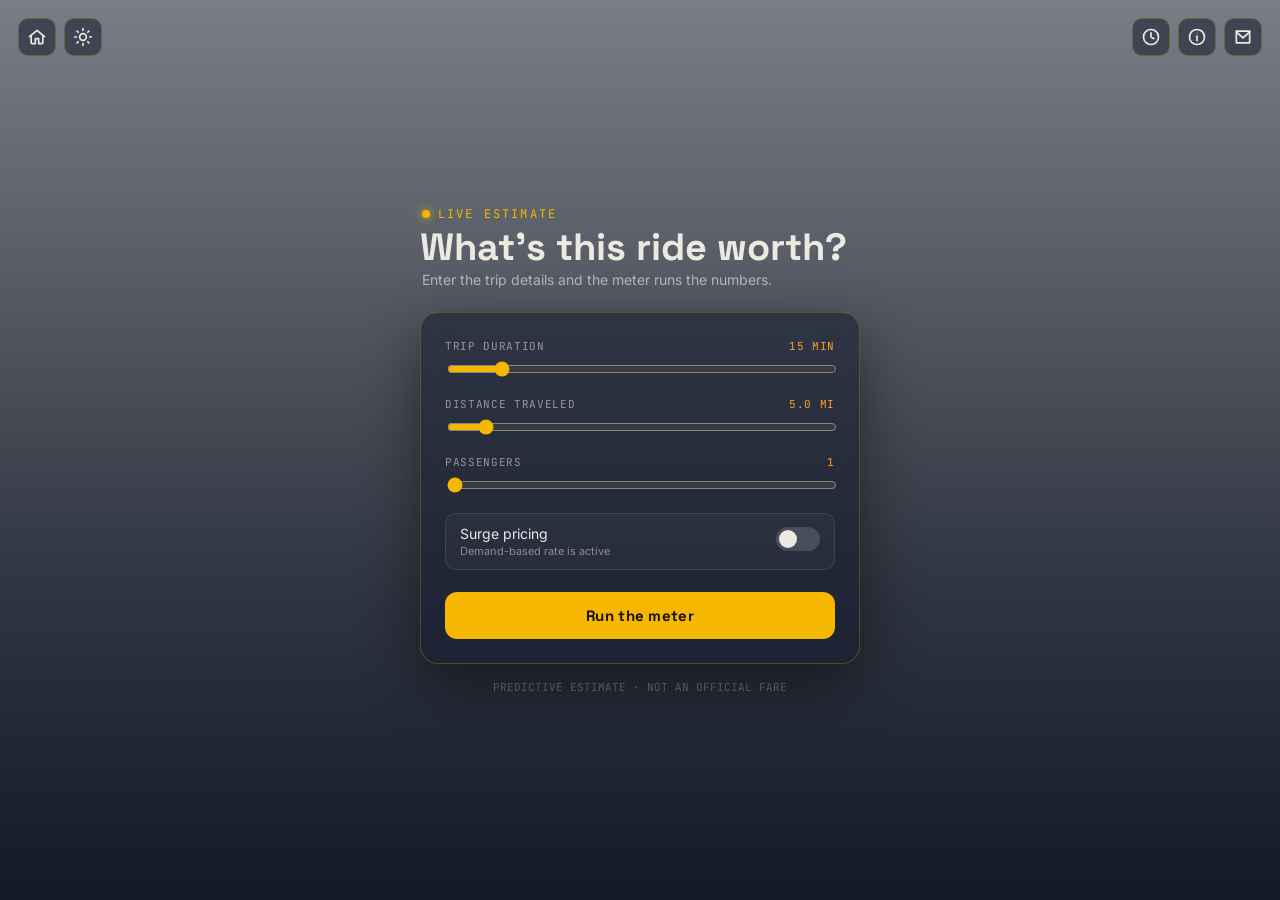
<file: taxi_price/templates/index.html>
<!DOCTYPE html>
<html lang="en">
<head>
<meta charset="UTF-8">
<meta name="viewport" content="width=device-width, initial-scale=1.0">
<title>Fare Meter — Trip Fare Predictor</title>
<link rel="preconnect" href="https://fonts.googleapis.com">
<link href="https://fonts.googleapis.com/css2?family=Space+Grotesk:wght@400;500;700&family=Inter:wght@400;500;600&family=JetBrains+Mono:wght@400;500;700&display=swap" rel="stylesheet">
<style>
  :root{
    --asphalt:#0b1220;
    --street:#141b2e;
    --taxi-yellow:#f5b700;
    --meter-amber:#ff9e2c;
    --off-white:#ece9e1;
    --glass:rgba(20,27,46,0.55);
    --glass-border:rgba(245,183,0,0.25);
    --bg-overlay-1:rgba(11,18,32,0.55);
    --bg-overlay-2:rgba(11,18,32,0.85);
    --bg-overlay-3:rgba(11,18,32,0.97);
    --muted-text:rgba(236,233,225,0.65);
  }
  html[data-theme="light"]{
    --asphalt:#f4f1ea;
    --street:#ffffff;
    --off-white:#211c14;
    --glass:rgba(255,255,255,0.65);
    --glass-border:rgba(217,119,20,0.3);
    --bg-overlay-1:rgba(244,241,234,0.65);
    --bg-overlay-2:rgba(244,241,234,0.88);
    --bg-overlay-3:rgba(244,241,234,0.97);
    --muted-text:rgba(33,28,20,0.6);
  }
  *{box-sizing:border-box;}
  html,body{margin:0;padding:0;height:100%;}
  body{
    font-family:'Inter',sans-serif;
    color:var(--off-white);
    min-height:100vh;
    background:
      linear-gradient(180deg, var(--bg-overlay-1) 0%, var(--bg-overlay-2) 65%, var(--bg-overlay-3) 100%),
      url('https://images.unsplash.com/photo-1502877338535-766e1452684a?auto=format&fit=crop&w=1920&q=80') center/cover no-repeat fixed;
    display:flex;
    align-items:center;
    justify-content:center;
    padding:32px 16px;
    transition:background .3s ease, color .3s ease;
  }
  .wrap{
    width:100%;
    max-width:440px;
  }
  .topnav{
    position:fixed;
    top:18px;
    left:18px;
    right:18px;
    display:flex;
    justify-content:space-between;
    z-index:10;
  }
  .nav-icon{
    width:38px;height:38px;
    display:flex;align-items:center;justify-content:center;
    background:rgba(20,27,46,0.55);
    border:1px solid rgba(245,183,0,0.25);
    border-radius:10px;
    color:var(--off-white);
    backdrop-filter:blur(10px);
    -webkit-backdrop-filter:blur(10px);
    cursor:pointer;
    text-decoration:none;
    transition:border-color .15s ease, color .15s ease;
  }
  .nav-icon:hover{
    border-color:var(--taxi-yellow);
    color:var(--taxi-yellow);
  }
  .nav-group{
    display:flex;
    gap:8px;
  }
  .taxi-strip{
    position:fixed;
    top:66px;
    left:0;right:0;
    height:24px;
    overflow:hidden;
    pointer-events:none;
    z-index:9;
    opacity:0;
    transition:opacity .2s ease;
  }
  .taxi-strip.show{opacity:1;}
  .taxi-strip svg{
    position:absolute;
    left:-40px;
    top:0;
    color:var(--taxi-yellow);
    animation:driveacross 1.4s linear infinite;
  }
  @keyframes driveacross{
    from{transform:translateX(0);}
    to{transform:translateX(calc(100vw + 40px));}
  }
  .history-list{
    list-style:none;
    margin:0;padding:0;
    max-height:280px;
    overflow-y:auto;
  }
  .history-list li{
    display:flex;
    justify-content:space-between;
    align-items:center;
    padding:10px 0;
    border-bottom:1px solid rgba(128,128,128,0.15);
    font-size:13px;
  }
  .history-list li:last-child{border-bottom:none;}
  .history-list .h-fare{
    font-family:'JetBrains Mono',monospace;
    color:var(--meter-amber);
    font-weight:700;
  }
  .history-list .h-meta{
    color:var(--muted-text);
    font-size:11px;
  }
  .history-empty{
    color:var(--muted-text);
    font-size:13px;
  }
  .clear-history{
    margin-top:14px;
    background:none;
    border:1px solid rgba(255,80,80,0.35);
    color:#ff9e9e;
    border-radius:8px;
    padding:8px 12px;
    font-size:12px;
    cursor:pointer;
  }
  .clear-history:hover{background:rgba(255,80,80,0.1);}
  .about-modal{
    display:none;
    position:fixed;
    inset:0;
    background:rgba(0,0,0,0.6);
    align-items:center;
    justify-content:center;
    z-index:20;
    padding:16px;
  }
  .about-modal.show{display:flex;}
  .about-card{
    position:relative;
    max-width:360px;
    width:100%;
    background:var(--street);
    border:1px solid var(--glass-border);
    border-radius:16px;
    padding:26px 22px 22px;
    box-shadow:0 20px 60px rgba(0,0,0,0.5);
  }
  .about-card h2{
    font-family:'Space Grotesk',sans-serif;
    font-size:20px;
    margin:0 0 12px 0;
    color:var(--taxi-yellow);
  }
  .about-card p{
    font-size:14px;
    line-height:1.5;
    color:rgba(236,233,225,0.8);
    margin:0 0 10px 0;
  }
  .about-close{
    position:absolute;
    top:12px;right:14px;
    background:none;border:none;
    color:rgba(236,233,225,0.6);
    font-size:20px;
    cursor:pointer;
    line-height:1;
  }
  .about-close:hover{color:var(--taxi-yellow);}
  .eyebrow{
    font-family:'JetBrains Mono',monospace;
    font-size:12px;
    letter-spacing:0.18em;
    text-transform:uppercase;
    color:var(--taxi-yellow);
    margin:0 0 6px 2px;
    display:flex;
    align-items:center;
    gap:8px;
  }
  .eyebrow::before{
    content:'';
    width:8px;height:8px;border-radius:50%;
    background:var(--taxi-yellow);
    box-shadow:0 0 10px var(--taxi-yellow);
  }
  h1{
    font-family:'Space Grotesk',sans-serif;
    font-weight:700;
    font-size:clamp(28px,6vw,38px);
    line-height:1.05;
    margin:0 0 4px 0;
  }
  .sub{
    color:var(--muted-text);
    font-size:14px;
    margin:0 0 24px 2px;
  }
  .card{
    background:var(--glass);
    border:1px solid var(--glass-border);
    border-radius:18px;
    padding:26px 24px 24px;
    backdrop-filter:blur(14px);
    -webkit-backdrop-filter:blur(14px);
    box-shadow:0 20px 60px rgba(0,0,0,0.45);
  }
  .field{
    margin-bottom:16px;
  }
  .field label{
    display:flex;
    justify-content:space-between;
    font-family:'JetBrains Mono',monospace;
    font-size:11px;
    letter-spacing:0.06em;
    text-transform:uppercase;
    color:rgba(236,233,225,0.55);
    margin-bottom:6px;
  }
  .field label span.val{
    color:var(--meter-amber);
  }
  input[type="number"]{
    width:100%;
    background:rgba(255,255,255,0.04);
    border:1px solid rgba(255,255,255,0.12);
    border-radius:10px;
    padding:11px 12px;
    color:var(--off-white);
    font-family:'Inter',sans-serif;
    font-size:15px;
    outline:none;
    transition:border-color .15s ease, background .15s ease;
  }
  input[type="number"]:focus{
    border-color:var(--taxi-yellow);
    background:rgba(245,183,0,0.06);
  }
  input[type="range"]{
    width:100%;
    accent-color:var(--taxi-yellow);
  }
  .toggle-row{
    display:flex;
    align-items:center;
    justify-content:space-between;
    background:rgba(255,255,255,0.03);
    border:1px solid rgba(255,255,255,0.1);
    border-radius:10px;
    padding:11px 14px;
  }
  .toggle-row .label-text{
    font-size:14px;
  }
  .toggle-row .label-text small{
    display:block;
    font-size:11px;
    color:rgba(236,233,225,0.5);
    margin-top:2px;
  }
  .switch{
    position:relative;
    width:44px;height:24px;
    flex-shrink:0;
  }
  .switch input{opacity:0;width:0;height:0;position:absolute;}
  .slider-el{
    position:absolute;inset:0;
    background:rgba(255,255,255,0.15);
    border-radius:999px;
    cursor:pointer;
    transition:background .2s;
  }
  .slider-el::before{
    content:'';
    position:absolute;
    width:18px;height:18px;
    left:3px;top:3px;
    background:var(--off-white);
    border-radius:50%;
    transition:transform .2s;
  }
  .switch input:checked + .slider-el{
    background:var(--taxi-yellow);
  }
  .switch input:checked + .slider-el::before{
    transform:translateX(20px);
    background:#1a1204;
  }
  button.go{
    width:100%;
    margin-top:6px;
    padding:14px;
    border:none;
    border-radius:12px;
    background:var(--taxi-yellow);
    color:#1a1204;
    font-family:'Space Grotesk',sans-serif;
    font-weight:700;
    font-size:15px;
    letter-spacing:0.02em;
    cursor:pointer;
    transition:transform .12s ease, box-shadow .12s ease;
  }
  button.go:hover{
    transform:translateY(-1px);
    box-shadow:0 8px 20px rgba(245,183,0,0.3);
  }
  button.go:active{transform:translateY(0);}
  button.go:disabled{
    opacity:0.6;
    cursor:default;
    transform:none;
    box-shadow:none;
  }
  .meter{
    margin-top:22px;
    border-radius:14px;
    border:1px solid rgba(255,158,44,0.35);
    background:linear-gradient(180deg, rgba(0,0,0,0.55), rgba(0,0,0,0.35));
    padding:16px 18px;
    display:none;
  }
  .meter.show{display:block;}
  .meter-top{
    display:flex;
    justify-content:space-between;
    align-items:baseline;
    margin-bottom:6px;
  }
  .meter-label{
    font-family:'JetBrains Mono',monospace;
    font-size:11px;
    letter-spacing:0.14em;
    text-transform:uppercase;
    color:rgba(236,233,225,0.5);
  }
  .meter-digits{
    font-family:'JetBrains Mono',monospace;
    font-weight:700;
    font-size:40px;
    color:var(--meter-amber);
    text-shadow:0 0 16px rgba(255,158,44,0.55);
    letter-spacing:0.02em;
  }
  .meter-digits::before{content:'$';font-size:26px;opacity:0.75;margin-right:2px;}
  .error{
    display:none;
    margin-top:14px;
    padding:11px 14px;
    border-radius:10px;
    background:rgba(255,80,80,0.12);
    border:1px solid rgba(255,80,80,0.35);
    color:#ffb4b4;
    font-size:13px;
  }
  .error.show{display:block;}
  footer{
    text-align:center;
    margin-top:16px;
    font-size:11px;
    color:rgba(236,233,225,0.35);
    font-family:'JetBrains Mono',monospace;
  }
  @media (prefers-reduced-motion: reduce){
    button.go, .switch .slider-el, .switch .slider-el::before{transition:none;}
  }
</style>
</head>
<body>
  <nav class="topnav">
    <div class="nav-group">
      <a href="/" class="nav-icon" title="Home" aria-label="Home">
        <svg viewBox="0 0 24 24" width="20" height="20" fill="none" stroke="currentColor" stroke-width="2" stroke-linecap="round" stroke-linejoin="round"><path d="M3 11.5 12 4l9 7.5"/><path d="M5 10v9a1 1 0 0 0 1 1h4v-6h4v6h4a1 1 0 0 0 1-1v-9"/></svg>
      </a>
      <button class="nav-icon" id="themeBtn" title="Toggle theme" aria-label="Toggle theme">
        <svg id="themeIcon" viewBox="0 0 24 24" width="20" height="20" fill="none" stroke="currentColor" stroke-width="2" stroke-linecap="round" stroke-linejoin="round"><circle cx="12" cy="12" r="4"/><path d="M12 2v2M12 20v2M4.9 4.9l1.4 1.4M17.7 17.7l1.4 1.4M2 12h2M20 12h2M4.9 19.1l1.4-1.4M17.7 6.3l1.4-1.4"/></svg>
      </button>
    </div>
    <div class="nav-group">
      <button class="nav-icon" id="historyBtn" title="Ride history" aria-label="Ride history">
        <svg viewBox="0 0 24 24" width="20" height="20" fill="none" stroke="currentColor" stroke-width="2" stroke-linecap="round" stroke-linejoin="round"><circle cx="12" cy="12" r="9"/><path d="M12 7v5l3.5 2"/></svg>
      </button>
      <button class="nav-icon" id="aboutBtn" title="About us" aria-label="About us">
        <svg viewBox="0 0 24 24" width="20" height="20" fill="none" stroke="currentColor" stroke-width="2" stroke-linecap="round" stroke-linejoin="round"><circle cx="12" cy="12" r="9"/><line x1="12" y1="11" x2="12" y2="16.5"/><circle cx="12" cy="7.5" r="0.6" fill="currentColor" stroke="none"/></svg>
      </button>
      <button class="nav-icon" id="contactBtn" title="Contact us" aria-label="Contact us">
        <svg viewBox="0 0 24 24" width="20" height="20" fill="none" stroke="currentColor" stroke-width="2" stroke-linecap="round" stroke-linejoin="round"><path d="M4 5h16v14H4z"/><path d="m4 6 8 7 8-7"/></svg>
      </button>
    </div>
  </nav>

  <div class="taxi-strip" id="taxiStrip">
    <svg viewBox="0 0 40 20" width="40" height="20" fill="currentColor"><path d="M4 13h1.2l1-3.2A2 2 0 0 1 8.1 8.4h9.8a2 2 0 0 1 1.9 1.4l1 3.2H22a1 1 0 0 1 1 1v2.6a1 1 0 0 1-1 1h-1.3a2.3 2.3 0 0 1-4.5 0H10.8a2.3 2.3 0 0 1-4.5 0H4.9a1 1 0 0 1-1-1v-2.6a1 1 0 0 1 1-1Zm4.6-3.2-.8 3.2h9l-.8-3.2a.6.6 0 0 0-.6-.4H9.2a.6.6 0 0 0-.6.4Z"/></svg>
  </div>

  <div class="about-modal" id="aboutModal">
    <div class="about-card">
      <button class="about-close" id="aboutClose" aria-label="Close">&times;</button>
      <h2>About this meter</h2>
      <p>This tool estimates a trip's fare from duration, distance, passenger count, and surge status, using a trained regression model behind the scenes.</p>
      <p>Estimates are predictions, not official fares — actual pricing may vary.</p>
    </div>
  </div>

  <div class="about-modal" id="contactModal">
    <div class="about-card">
      <button class="about-close" id="contactClose" aria-label="Close">&times;</button>
      <h2>Contact us</h2>
      <p>Questions or feedback about this fare estimator? Reach out and we'll get back to you.</p>
      <p>Email: <a href="mailto:support@faremeter.app" style="color:var(--taxi-yellow);">support@faremeter.app</a></p>
    </div>
  </div>

  <div class="about-modal" id="historyModal">
    <div class="about-card">
      <button class="about-close" id="historyClose" aria-label="Close">&times;</button>
      <h2>Ride history</h2>
      <ul class="history-list" id="historyList"></ul>
      <button class="clear-history" id="clearHistory">Clear history</button>
    </div>
  </div>

  <div class="wrap">
    <p class="eyebrow">Live Estimate</p>
    <h1>What's this ride worth?</h1>
    <p class="sub">Enter the trip details and the meter runs the numbers.</p>

    <div class="card">
      <div class="field">
        <label>Trip duration <span class="val" id="durVal">15 min</span></label>
        <input type="range" id="duration" min="0" max="120" step="1" value="15">
      </div>

      <div class="field">
        <label>Distance traveled <span class="val" id="distVal">5.0 mi</span></label>
        <input type="range" id="distance" min="0" max="60" step="0.1" value="5">
      </div>

      <div class="field">
        <label>Passengers <span class="val" id="paxVal">1</span></label>
        <input type="range" id="passengers" min="1" max="6" step="1" value="1">
      </div>

      <div class="field toggle-row">
        <div class="label-text">
          Surge pricing
          <small>Demand-based rate is active</small>
        </div>
        <label class="switch">
          <input type="checkbox" id="surge">
          <span class="slider-el"></span>
        </label>
      </div>

      <button class="go" id="goBtn">Run the meter</button>

      <div class="error" id="errorBox"></div>

      <div class="meter" id="meterBox">
        <div class="meter-top">
          <span class="meter-label">Estimated fare</span>
          <span class="meter-label" id="meterMeta"></span>
        </div>
        <div class="meter-digits" id="meterDigits">0.00</div>
      </div>
    </div>

    <footer>PREDICTIVE ESTIMATE · NOT AN OFFICIAL FARE</footer>
  </div>

<script>
// Theme toggle
const themeBtn = document.getElementById('themeBtn');
const root = document.documentElement;
const savedTheme = localStorage.getItem('fareMeterTheme') || 'dark';
if(savedTheme === 'light') root.setAttribute('data-theme', 'light');
themeBtn.addEventListener('click', () => {
  const isLight = root.getAttribute('data-theme') === 'light';
  if(isLight){ root.removeAttribute('data-theme'); localStorage.setItem('fareMeterTheme','dark'); }
  else { root.setAttribute('data-theme','light'); localStorage.setItem('fareMeterTheme','light'); }
});

// Modal helpers
function wireModal(btnId, modalId, closeId){
  const btn = document.getElementById(btnId);
  const modal = document.getElementById(modalId);
  const close = document.getElementById(closeId);
  btn.addEventListener('click', () => {
    if(modalId === 'historyModal') renderHistory();
    modal.classList.add('show');
  });
  close.addEventListener('click', () => modal.classList.remove('show'));
  modal.addEventListener('click', (e) => { if(e.target === modal) modal.classList.remove('show'); });
}
wireModal('aboutBtn', 'aboutModal', 'aboutClose');
wireModal('contactBtn', 'contactModal', 'contactClose');
wireModal('historyBtn', 'historyModal', 'historyClose');

// Ride history
const historyList = document.getElementById('historyList');
const clearHistoryBtn = document.getElementById('clearHistory');

function getHistory(){
  try{ return JSON.parse(localStorage.getItem('fareMeterHistory') || '[]'); }
  catch(e){ return []; }
}
function saveHistoryEntry(entry){
  const hist = getHistory();
  hist.unshift(entry);
  localStorage.setItem('fareMeterHistory', JSON.stringify(hist.slice(0, 10)));
}
function renderHistory(){
  const hist = getHistory();
  historyList.innerHTML = '';
  if(hist.length === 0){
    historyList.innerHTML = '<li class="history-empty">No rides estimated yet.</li>';
    return;
  }
  hist.forEach(h => {
    const li = document.createElement('li');
    li.innerHTML = `<span>
        <div>${h.meta}</div>
        <div class="h-meta">${h.time}</div>
      </span><span class="h-fare">$${h.fare}</span>`;
    historyList.appendChild(li);
  });
}
clearHistoryBtn.addEventListener('click', () => {
  localStorage.removeItem('fareMeterHistory');
  renderHistory();
});

const taxiStrip = document.getElementById('taxiStrip');

const duration = document.getElementById('duration');
const distance = document.getElementById('distance');
const passengers = document.getElementById('passengers');
const surge = document.getElementById('surge');
const durVal = document.getElementById('durVal');
const distVal = document.getElementById('distVal');
const paxVal = document.getElementById('paxVal');
const goBtn = document.getElementById('goBtn');
const meterBox = document.getElementById('meterBox');
const meterDigits = document.getElementById('meterDigits');
const meterMeta = document.getElementById('meterMeta');
const errorBox = document.getElementById('errorBox');

duration.addEventListener('input', () => durVal.textContent = `${duration.value} min`);
distance.addEventListener('input', () => distVal.textContent = `${parseFloat(distance.value).toFixed(1)} mi`);
passengers.addEventListener('input', () => paxVal.textContent = passengers.value);

function animateMeter(target){
  let current = 0;
  const steps = 24;
  const increment = target / steps;
  let i = 0;
  const timer = setInterval(() => {
    i++;
    current = Math.min(target, increment * i);
    meterDigits.textContent = current.toFixed(2);
    if(i >= steps){
      clearInterval(timer);
      meterDigits.textContent = target.toFixed(2);
    }
  }, 18);
}

goBtn.addEventListener('click', async () => {
  errorBox.classList.remove('show');
  meterBox.classList.remove('show');
  goBtn.disabled = true;
  goBtn.textContent = 'Reading the meter…';
  taxiStrip.classList.add('show');

  const payload = {
    trip_duration: parseFloat(duration.value),
    distance_traveled: parseFloat(distance.value),
    num_of_passengers: parseFloat(passengers.value),
    surge_applied: surge.checked ? 1 : 0
  };

  try{
    const res = await fetch('/predict', {
      method: 'POST',
      headers: {'Content-Type': 'application/json'},
      body: JSON.stringify(payload)
    });
    const data = await res.json();

    if(!res.ok){
      errorBox.textContent = data.error || 'Something went wrong. Try again.';
      errorBox.classList.add('show');
    } else {
      const meta = `${duration.value} min · ${parseFloat(distance.value).toFixed(1)} mi · ${passengers.value} pax${surge.checked ? ' · surge' : ''}`;
      meterMeta.textContent = meta;
      meterBox.classList.add('show');
      animateMeter(data.total_fare);
      saveHistoryEntry({
        meta,
        fare: data.total_fare.toFixed(2),
        time: new Date().toLocaleString()
      });
    }
  } catch(e){
    errorBox.textContent = 'Could not reach the server. Please try again.';
    errorBox.classList.add('show');
  } finally {
    goBtn.disabled = false;
    goBtn.textContent = 'Run the meter';
    taxiStrip.classList.remove('show');
  }
});
</script>
</body>
</html>
</file>
